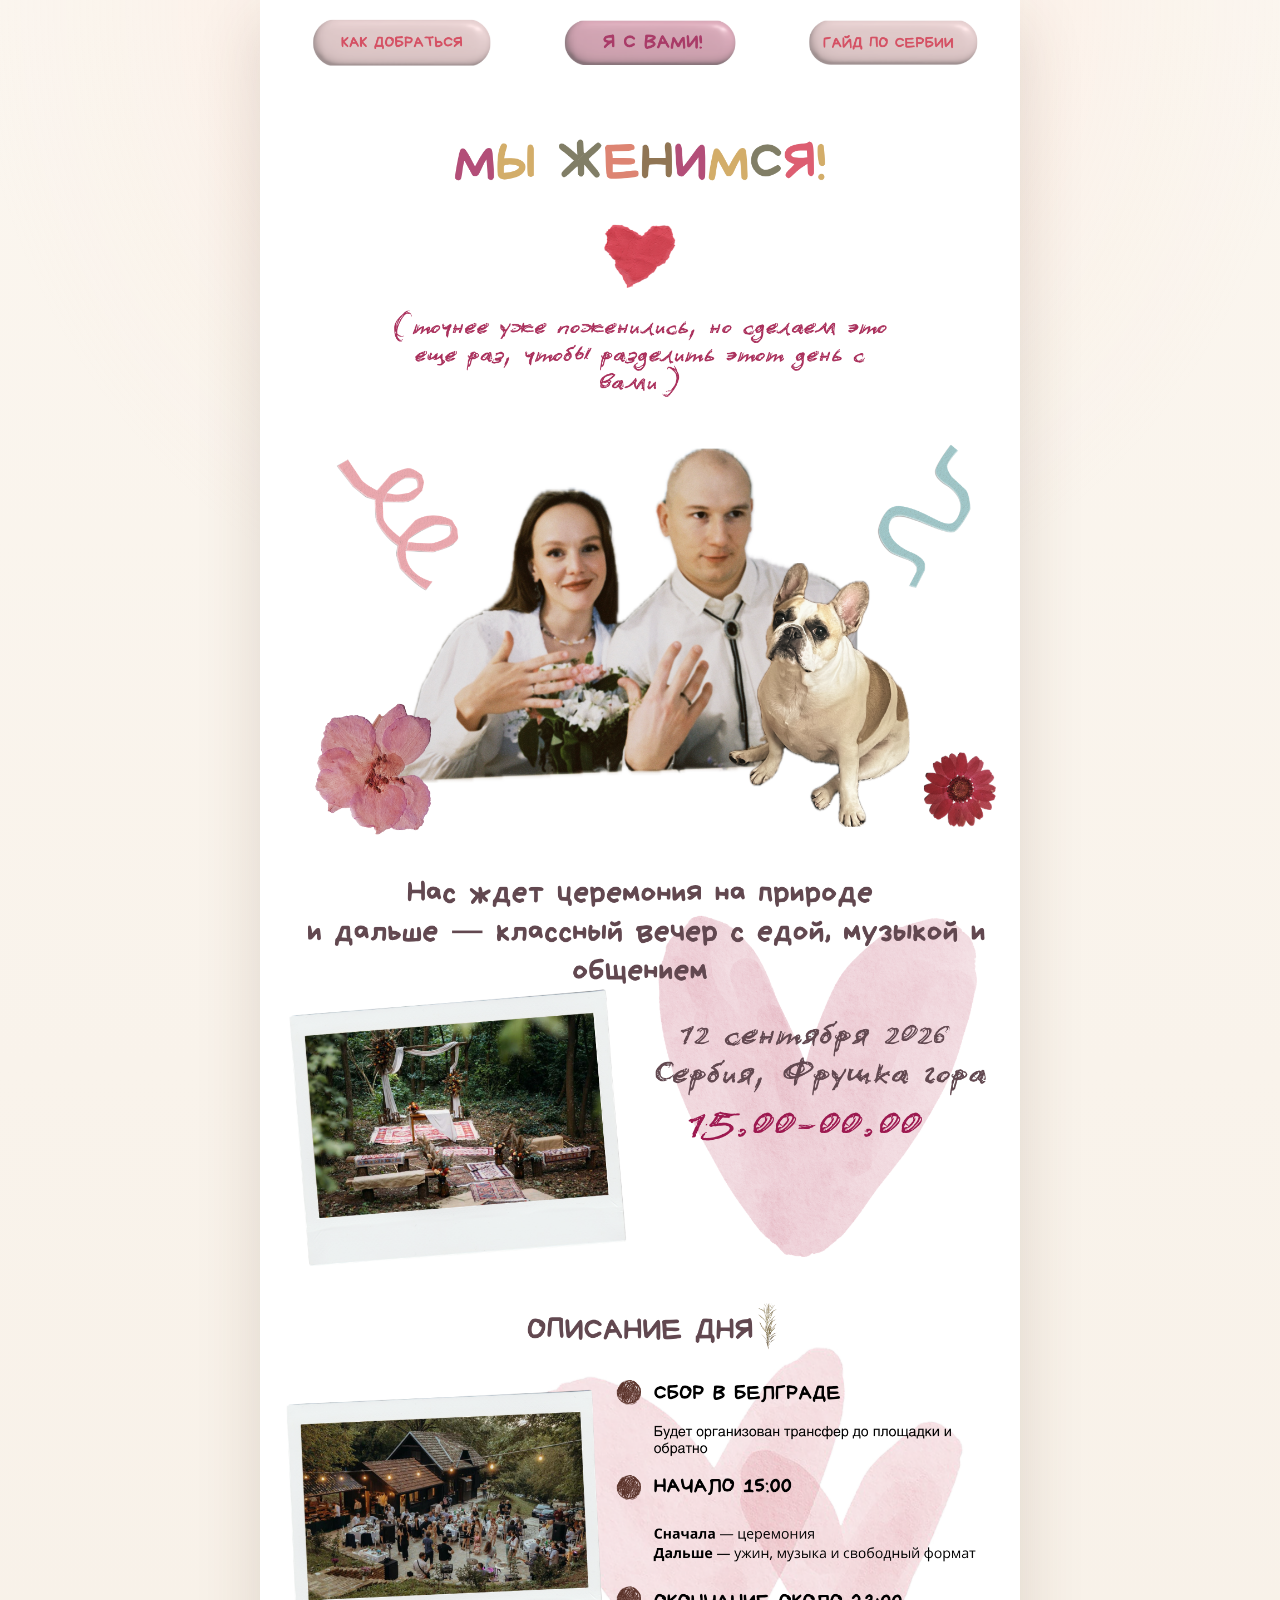
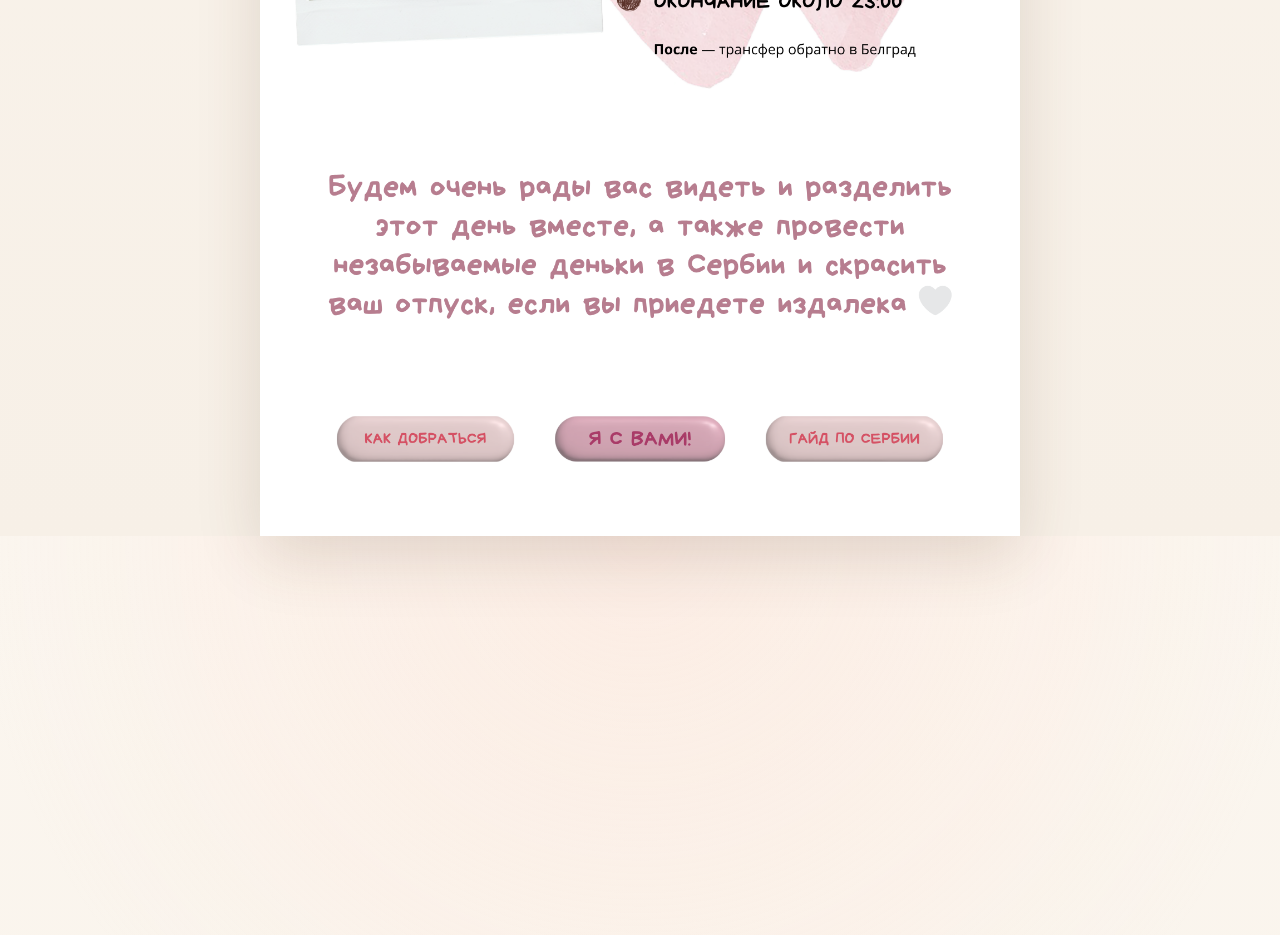
<file: index.html>
<!DOCTYPE html>
<html lang="ru">
  <head>
    <meta charset="UTF-8" />
    <meta name="viewport" content="width=device-width, initial-scale=1.0" />
    <title>Юля и Егор — свадьба</title>
    <meta
      name="description"
      content="Свадебное приглашение Юли и Егора в формате длинной скролл-страницы."
    />
    <link rel="stylesheet" href="styles.css" />
  </head>
  <body class="page-scroll">
    <main class="scroll-invite" aria-label="Свадебное приглашение Юли и Егора">
      <section class="invite-panel invite-panel--main">
        <img src="Главная.png" alt="Главная страница свадебного приглашения Юли и Егора" />
        <a class="hotspot hotspot--travel-main" href="travel.html" aria-label="Перейти на страницу Как добраться"></a>
        <a
          class="hotspot hotspot--rsvp-main"
          href="https://docs.google.com/forms/d/e/1FAIpQLSdN0CFRS-_BOcZFaXrSPQuCYxpx0yHRX6K8zaAHlhTn_l23Qw/viewform"
          target="_blank"
          rel="noreferrer"
          aria-label="Открыть Google Форму"
        ></a>
        <a class="hotspot hotspot--guide" href="serbia.html" aria-label="Перейти к гайду по Сербии"></a>
        <div class="scroll-anchor" id="details-anchor" aria-hidden="true"></div>
        <a class="hotspot hotspot--travel-bottom" href="travel.html" aria-label="Перейти на страницу Как добраться внизу страницы"></a>
        <a
          class="hotspot hotspot--rsvp-bottom"
          href="https://docs.google.com/forms/d/e/1FAIpQLSdN0CFRS-_BOcZFaXrSPQuCYxpx0yHRX6K8zaAHlhTn_l23Qw/viewform"
          target="_blank"
          rel="noreferrer"
          aria-label="Открыть Google Форму внизу страницы"
        ></a>
        <a class="hotspot hotspot--guide-bottom" href="serbia.html" aria-label="Перейти к гайду по Сербии внизу страницы"></a>
      </section>
    </main>

    <script src="script.js"></script>
  </body>
  </html>
</file>
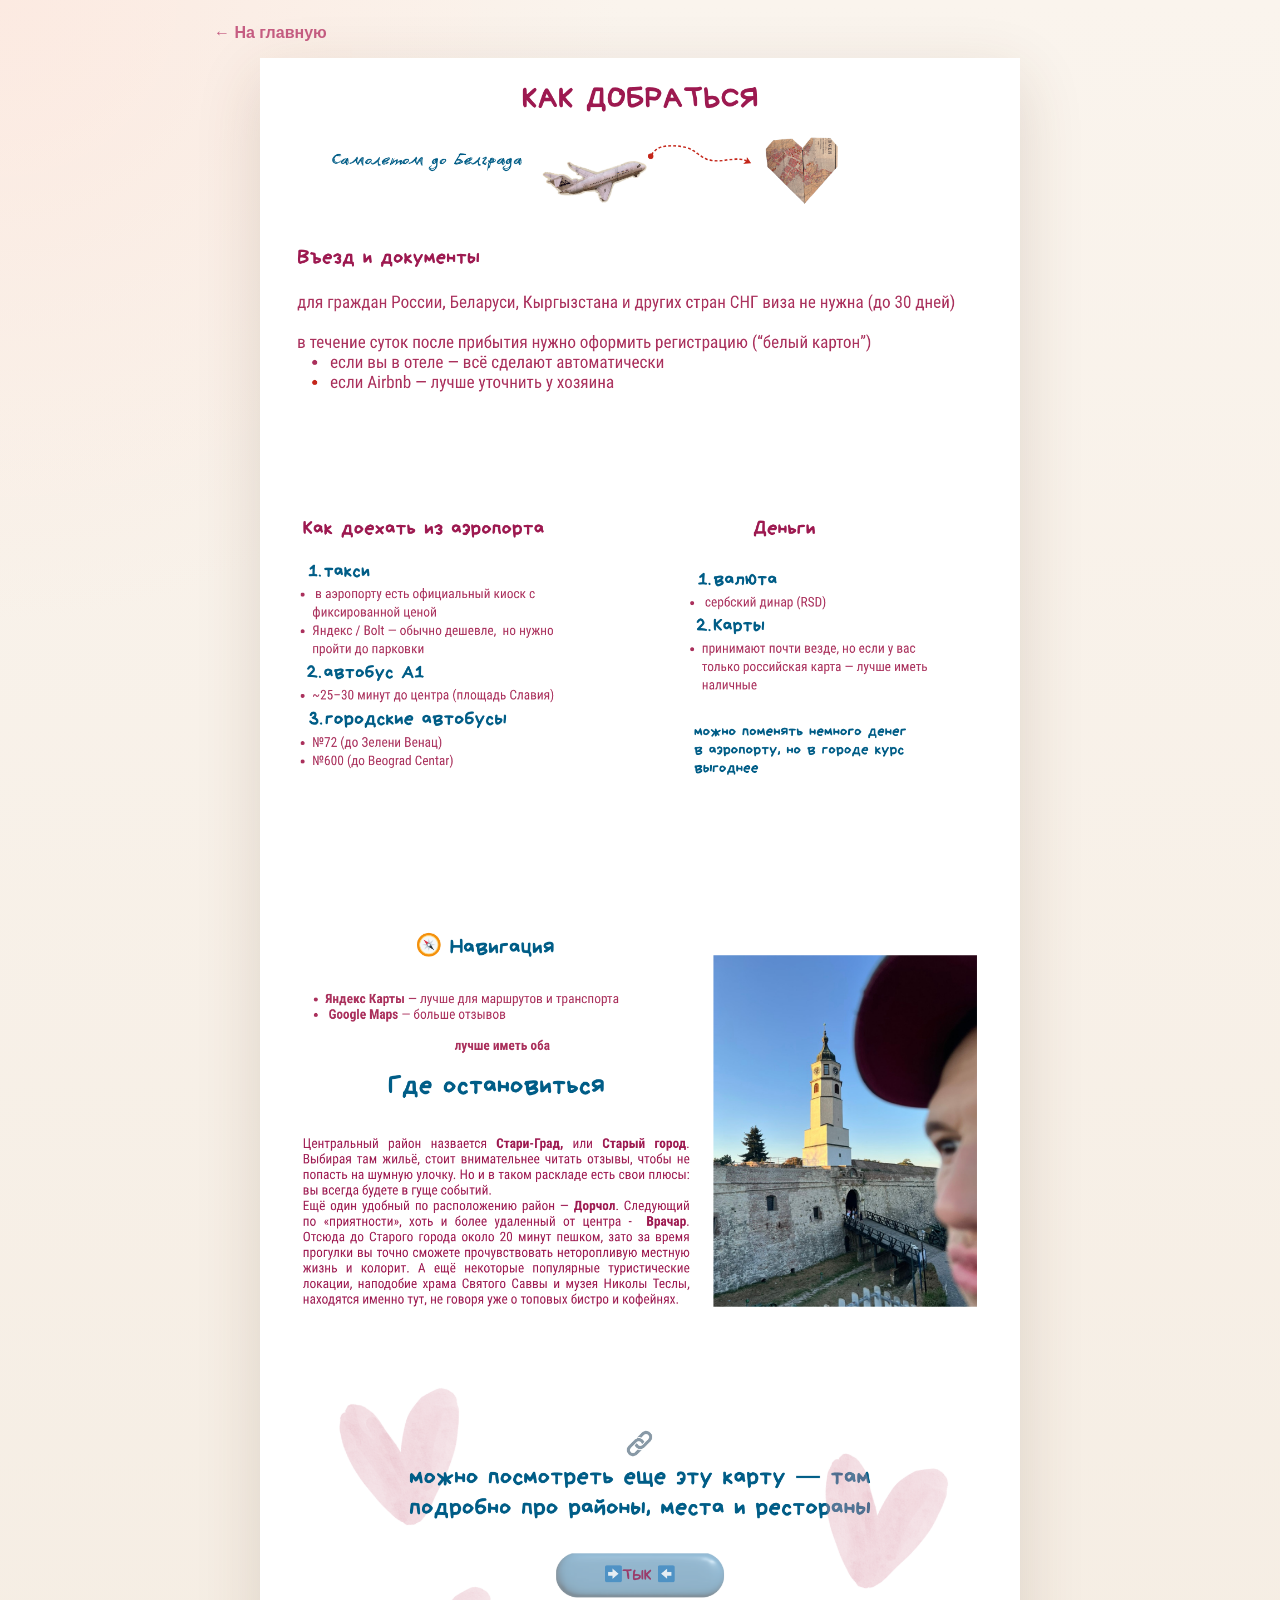
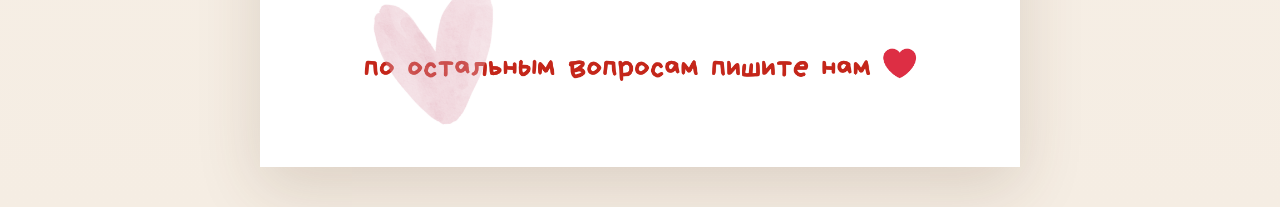
<file: travel.html>
<!DOCTYPE html>
<html lang="ru">
  <head>
    <meta charset="UTF-8" />
    <meta name="viewport" content="width=device-width, initial-scale=1.0" />
    <title>Как добраться — Юля и Егор</title>
    <link rel="stylesheet" href="styles.css" />
  </head>
  <body class="page-inner">
    <main class="guide-page">
      <a class="back-link guide-back-link" href="index.html">← На главную</a>
      <section class="guide-sheet travel-sheet">
        <img src="как добраться.png" alt="Страница Как добраться" />
        <a
          class="hotspot hotspot--map-link"
          href="https://www.aviasales.ru/guides?group=4267&id=BEG&ll=44.78881671982586%2C20.43358223496466&params=TBSBEG1&search_text=%D0%B1%D0%B5%D0%BB%D0%B3%D1%80%D0%B0%D0%B4&travel_map_layer=districts&utm_campaign=belgrade-guide&utm_content=koroche_aviasales.ru&utm_medium=suspense&utm_source=blog&z=11.01"
          target="_blank"
          rel="noreferrer"
          aria-label="Открыть карту с районами, местами и ресторанами"
        ></a>
      </section>
    </main>

    <script src="script.js"></script>
  </body>
  </html>
</file>
<file: styles.css>
:root {
  --page-bg: #f7f0e7;
  --shadow: 0 20px 60px rgba(84, 53, 34, 0.16);
}

*,
*::before,
*::after {
  box-sizing: border-box;
}

html {
  scroll-behavior: smooth;
}

body {
  margin: 0;
  min-width: 320px;
  font-family: Arial, sans-serif;
  background:
    radial-gradient(circle at top, rgba(255, 223, 211, 0.4), transparent 30%),
    linear-gradient(180deg, #fbf6ef 0%, var(--page-bg) 100%);
  color: #2f201b;
}

img {
  display: block;
  max-width: 100%;
}

.page-scroll {
  overflow-x: hidden;
}

.scroll-invite {
  width: min(100%, 760px);
  margin: 0 auto;
  padding: 0;
}

.invite-panel {
  position: relative;
  width: 100%;
}

.invite-panel--main {
  box-shadow: var(--shadow);
}

.invite-panel img {
  width: 100%;
  height: auto;
}

.hotspot {
  position: absolute;
  display: block;
  z-index: 2;
}

.hotspot--details,
.hotspot--travel-main,
.hotspot--rsvp-main,
.hotspot--guide,
.hotspot--travel-bottom,
.hotspot--rsvp-bottom,
.hotspot--guide-bottom,
.hotspot--travel-guide,
.hotspot--map-link {
  border-radius: 999px;
}

.hotspot--travel-main {
  top: 0.55%;
  left: 8.4%;
  width: 24.5%;
  height: 1.9%;
}

.hotspot--rsvp-main {
  top: 0.55%;
  left: 36.6%;
  width: 26%;
  height: 1.9%;
}

.hotspot--guide {
  top: 0.55%;
  left: 66.4%;
  width: 24.5%;
  height: 1.9%;
}

.hotspot--rsvp-bottom {
  top: 95.15%;
  left: 27.2%;
  width: 24.5%;
  height: 1.9%;
}

.hotspot--guide-bottom {
  top: 95.15%;
  left: 54.8%;
  width: 28.6%;
  height: 23.5%;
}

.hotspot--travel-bottom {
  top: 95.15%;
  left: 3.2%;
  width: 26%;
  height: 1.9%;
}

.hotspot--travel-guide {
  top: 95.9%;
  left: 40.4%;
  width: 20.8%;
  height: 2.2%;
}

.hotspot--map-link {
  top: 87.2%;
  left: 34.4%;
  width: 31%;
  height: 2.8%;
}

.hotspot:focus-visible {
  outline: 3px solid rgba(255, 255, 255, 0.95);
  outline-offset: 4px;
  box-shadow: 0 0 0 6px rgba(176, 53, 103, 0.45);
}

.scroll-anchor {
  position: absolute;
  top: 33.2%;
  left: 0;
  width: 1px;
  height: 1px;
}

.page-inner {
  background:
    radial-gradient(circle at top left, rgba(255, 220, 209, 0.42), transparent 28%),
    linear-gradient(180deg, #faf4ed 0%, #f5ede3 100%);
}

.inner-page,
.guide-page,
.rsvp-page {
  width: min(100% - 32px, 860px);
  margin: 0 auto;
  padding: 24px 0 40px;
}

.back-link {
  display: inline-flex;
  margin-bottom: 16px;
  color: #c65d82;
  text-decoration: none;
  font-weight: 700;
}

.back-link:hover {
  text-decoration: underline;
}

.guide-back-link {
  margin-left: 4px;
}

.inner-hero,
.rsvp-form,
.mini-card,
.place-card,
.guide-intro article {
  background: rgba(255, 248, 241, 0.9);
  border: 1px solid rgba(47, 32, 27, 0.08);
  border-radius: 28px;
  box-shadow: var(--shadow);
}

.inner-hero {
  padding: 24px;
}

.eyebrow,
.section-tag {
  margin: 0 0 10px;
  font-size: 0.75rem;
  letter-spacing: 0.12em;
  text-transform: uppercase;
  font-weight: 700;
  color: #a04863;
}

h1,
h2,
h3 {
  margin: 0 0 12px;
  line-height: 1.15;
}

p {
  margin: 0;
  line-height: 1.55;
}

.form-layout,
.guide-intro,
.places-grid {
  display: grid;
  gap: 18px;
  margin-top: 18px;
}

.rsvp-form,
.mini-card,
.place-card,
.guide-intro article {
  padding: 24px;
}

.rsvp-form {
  gap: 18px;
}

.rsvp-form,
.rsvp-form label,
.rsvp-form fieldset {
  display: grid;
}

.rsvp-form label,
.rsvp-form fieldset {
  gap: 10px;
}

.rsvp-form fieldset {
  margin: 0;
  padding: 0;
  border: 0;
}

.rsvp-form span,
.rsvp-form legend {
  font-weight: 700;
}

.option {
  grid-template-columns: 18px 1fr;
  align-items: center;
}

input,
textarea {
  width: 100%;
  border: 1px solid rgba(47, 32, 27, 0.14);
  border-radius: 16px;
  padding: 14px 16px;
  font: inherit;
  color: inherit;
  background: rgba(255, 255, 255, 0.78);
}

textarea {
  resize: vertical;
}

.button {
  display: inline-flex;
  align-items: center;
  justify-content: center;
  padding: 14px 20px;
  border: 0;
  border-radius: 999px;
  background: #412a2b;
  color: #fff7f1;
  text-decoration: none;
  font-weight: 700;
  cursor: pointer;
}

.response-preview {
  margin-top: 16px;
  min-height: 180px;
  padding: 16px;
  border-radius: 20px;
  background: rgba(255, 255, 255, 0.78);
  border: 1px dashed rgba(47, 32, 27, 0.16);
  white-space: pre-line;
  color: #695852;
}

.feature-list,
.check-list {
  margin: 0;
  padding-left: 20px;
  line-height: 1.6;
}

.text-link {
  display: inline-flex;
  margin-top: 14px;
  color: inherit;
}

.guide-sheet,
.rsvp-sheet {
  position: relative;
  width: min(100%, 760px);
  margin: 0 auto;
  box-shadow: var(--shadow);
}

.travel-sheet {
  overflow: hidden;
}

.guide-sheet img,
.rsvp-sheet img {
  width: 100%;
  height: auto;
}

.rsvp-form-section {
  width: min(100%, 760px);
  margin: 0 auto;
  padding: 18px 14px 0;
}

.rsvp-form-embedded {
  display: grid;
  gap: 14px;
  padding: 24px 20px;
  background:
    linear-gradient(180deg, rgba(255, 249, 248, 0.96), rgba(255, 245, 242, 0.96)),
    #fff9f7;
  border: 1px solid rgba(198, 93, 130, 0.14);
  border-radius: 18px;
  box-shadow: 0 14px 32px rgba(185, 117, 133, 0.12);
}

.rsvp-form-embedded label,
.rsvp-form-embedded fieldset {
  display: grid;
  gap: 8px;
}

.rsvp-form-embedded fieldset {
  margin: 0;
  padding: 0;
  border: 0;
}

.rsvp-form-embedded span,
.rsvp-form-embedded legend {
  font-weight: 700;
  color: #8f4662;
}

.rsvp-form-embedded .option {
  display: grid;
}

.rsvp-form-embedded input,
.rsvp-form-embedded textarea {
  border-color: rgba(198, 93, 130, 0.18);
  background: rgba(255, 255, 255, 0.92);
}

.rsvp-form-embedded .button {
  justify-self: start;
  background: #c65d82;
}

.rsvp-form-section .response-preview {
  margin-top: 14px;
  background: rgba(255, 249, 248, 0.9);
  border-color: rgba(198, 93, 130, 0.18);
}

@media (min-width: 760px) {
  .form-layout,
  .guide-intro,
  .places-grid {
    grid-template-columns: repeat(2, minmax(0, 1fr));
  }

  .places-grid .place-card:last-child {
    grid-column: 1 / -1;
  }
}

@media (max-width: 560px) {
  .guide-page,
  .rsvp-page {
    width: min(100% - 16px, 860px);
    padding-top: 16px;
  }

  input,
  textarea,
  .button {
    font-size: 16px;
  }
}
</file>
